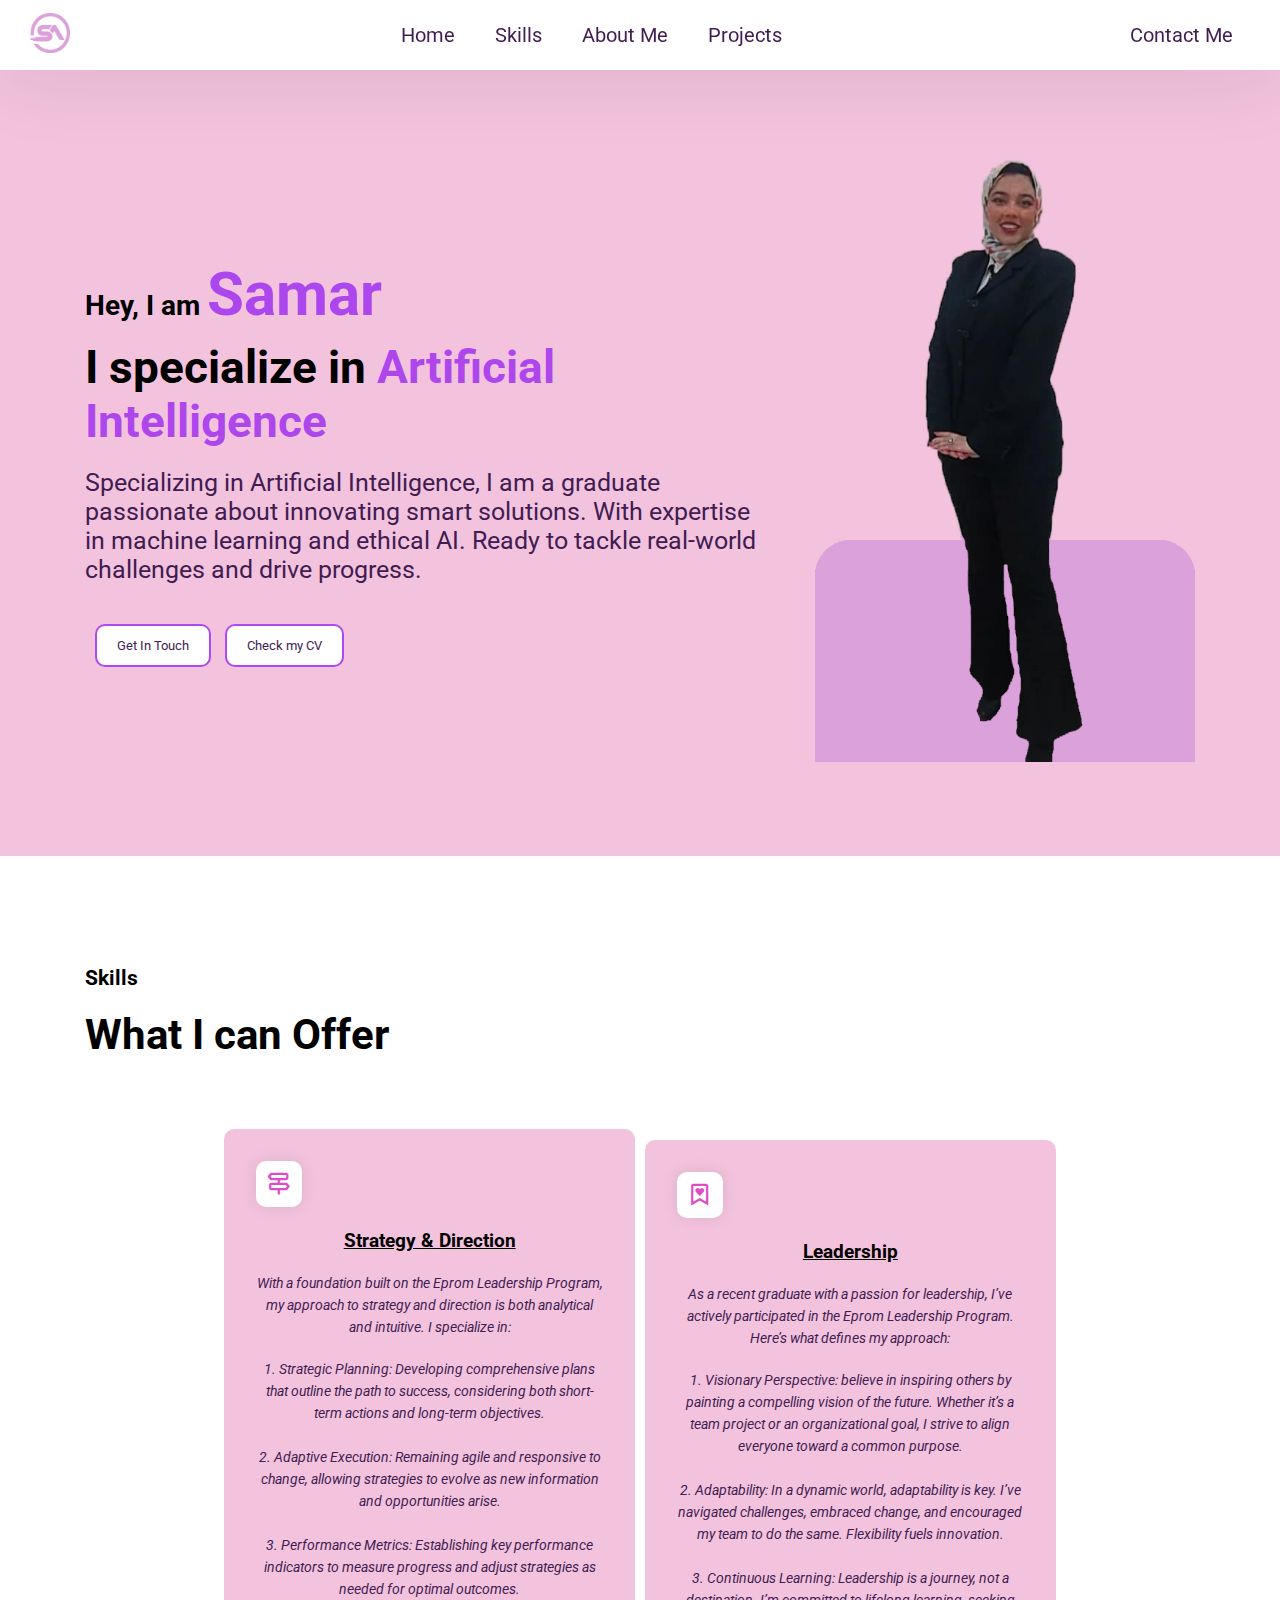
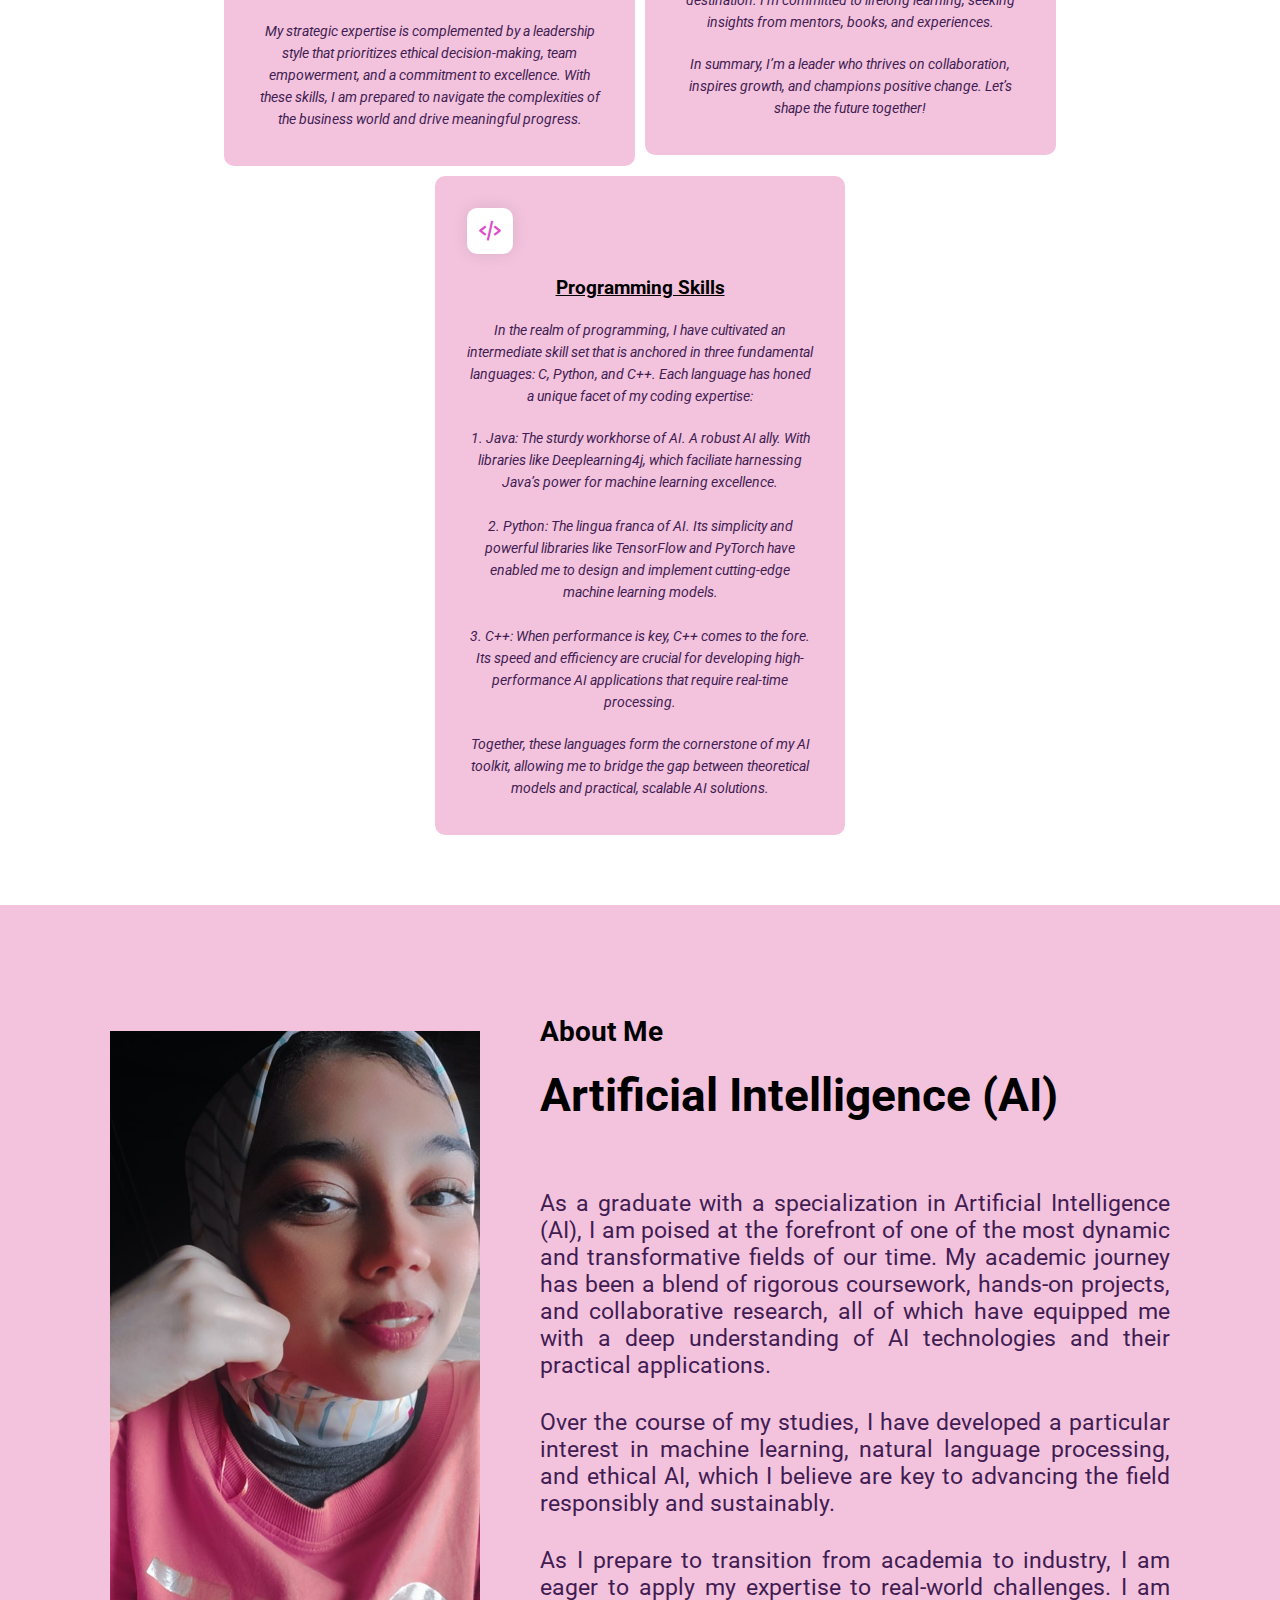
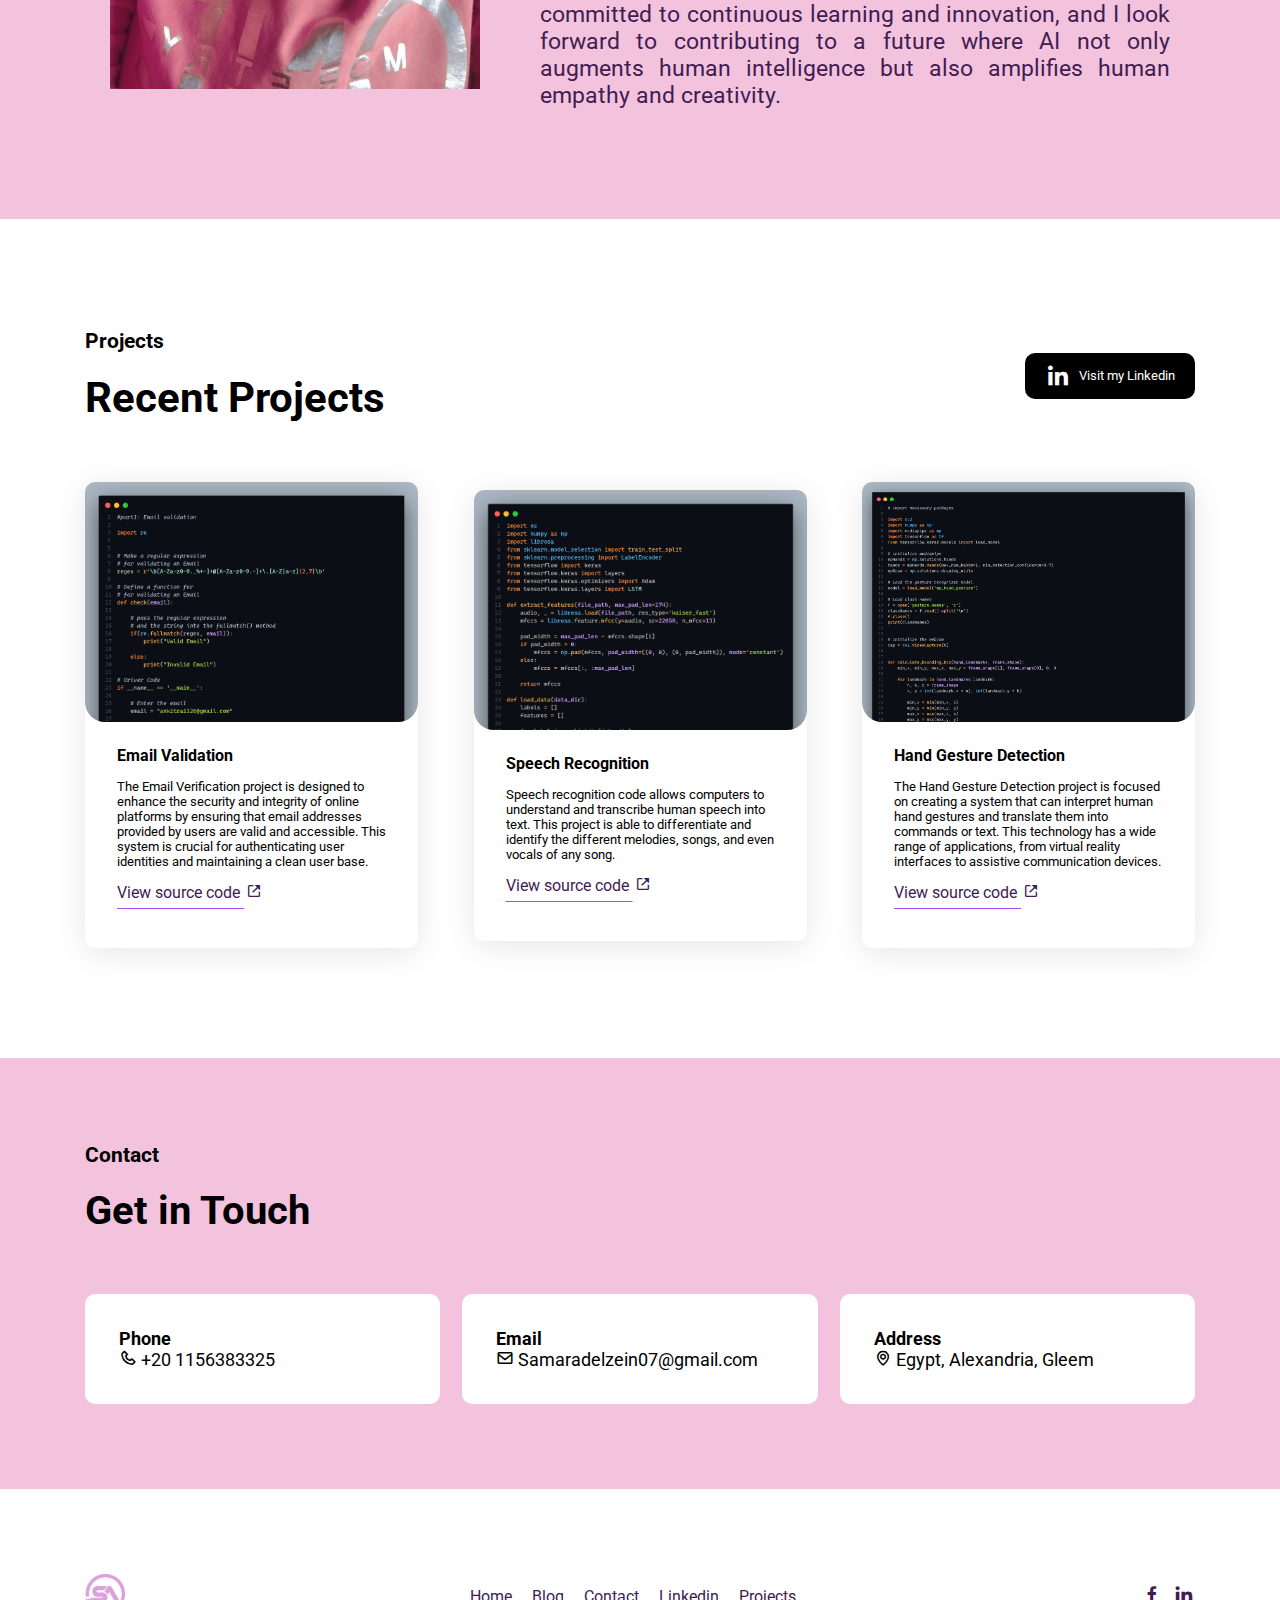
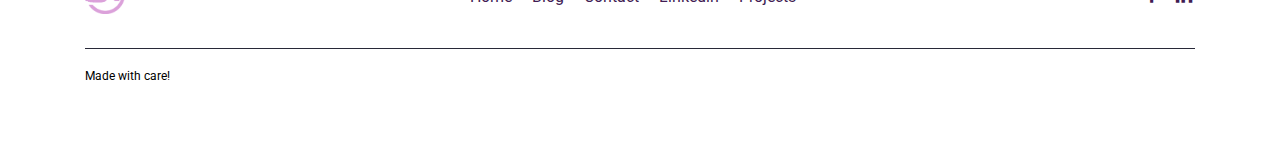
<file: index.html>
<!DOCTYPE html>
<html lang="en">

<head>
    <meta charset="UTF-8">
    <meta name="viewport" content="width=device-width, initial-scale=1.0">
    <link href='https://unpkg.com/boxicons@2.1.4/css/boxicons.min.css' rel='stylesheet'>
    <link rel="stylesheet" href="style.css">
    <link rel="shortcut icon" href="assets/Logo.png" type="image/png">
    <title>Personal Portfolio | Samar Adel</title>
</head>

<body>

    <nav>
        <div class="logo">
            <a href="https://www.facebook.com/samar.adel.98031?mibextid=ZbWKwL" target="_blank"><img src="assets/Logo.png"></a>
        </div>
        <ul>
            <li><a href="#main">Home</a></li>
            <li><a href="#skills">Skills</a></li>
            <li><a href="#about">About Me</a></li>
            <li><a href="#portfolio">Projects</a></li>
        </ul>

        <a href="#contact"><button>Contact Me</button></a>
        <button id="menuButton" onclick="openMenu()">
            <i class='bx bx-menu'></i>
        </button>
    </nav>

    <div class="main" id="main">
        <div class="left">
            <h5>Hey, I am <span>Samar</span> </h5> 
            <h3>I specialize in <span>Artificial Intelligence</span></h3>
            <p>
                Specializing in Artificial Intelligence, I am a graduate passionate about innovating smart solutions. With expertise in machine learning and ethical AI. Ready to tackle real-world challenges and drive progress.
            </p>
            <div class="buttons">
                <a href="#contact"><button>Get In Touch</button></a>
                <a href="cv.html"><button>Check my CV</button></a>
            </div>

        </div>
        <div class="right">
            <img src="assets/header-img.png">
        </div>
    </div>

    <div class="skills" id="skills">
        <h5>Skills</h5>
        <h3>What I can Offer</h3>
        <div class="skill-items">
            <div class="item">
                <div class="icon"><i class='bx bx-directions'></i></div>
                <h4>Strategy & Direction</h4>
                <p>
                    With a foundation built on the Eprom Leadership Program, my approach to strategy and direction is both analytical and intuitive. I specialize in:
                </p>
                <p>
                    1. Strategic Planning: Developing comprehensive plans that outline the path to success, considering both short-term actions and long-term objectives.<br><br>

                    2. Adaptive Execution: Remaining agile and responsive to change, allowing strategies to evolve as new information and opportunities arise.<br><br>

                    3. Performance Metrics: Establishing key performance indicators to measure progress and adjust strategies as needed for optimal outcomes.
                </p>
                <p>
                    My strategic expertise is complemented by a leadership style that prioritizes ethical decision-making, team empowerment, and a commitment to excellence. With these skills, I am prepared to navigate the complexities of the business world and drive meaningful progress.
                </p>
            </div>

            <div class="item">
                <div class="icon"><i class='bx bx-bookmark-heart'></i></div>
                <h4>Leadership</h4>
                <p id="p">
                    As a recent graduate with a passion for leadership, I’ve actively participated in the Eprom Leadership Program.
                    Here’s what defines my approach:
                </p>
                <p id="p-Lists">
                    1. Visionary Perspective: believe in inspiring others by painting a compelling vision of the future. Whether it’s a team project or an organizational goal, I strive to align everyone toward a common purpose.<br><br>

                    2. Adaptability: In a dynamic world, adaptability is key. I’ve navigated challenges, embraced change, and encouraged my team to do the same. Flexibility fuels innovation.<br><br>

                    3. Continuous Learning: Leadership is a journey, not a destination. I’m committed to lifelong learning, seeking insights from mentors, books, and experiences.
                </p>
                <p id="p-summary">In summary, I’m a leader who thrives on collaboration, inspires growth, and champions positive change. Let’s shape the future together!</p>
            </div>
            <div class="item">
                <div class="icon"><i class='bx bx-code-alt'></i></i></div>
                <h4>Programming Skills</h4>
                <p>
                    In the realm of programming, I have cultivated an intermediate skill set that is anchored in three fundamental languages: C, Python, and C++. Each language has honed a unique facet of my coding expertise:
                </p>
                <p>
                    1. Java: The sturdy workhorse of AI. A robust AI ally. With libraries like Deeplearning4j, which faciliate harnessing Java’s power for machine learning excellence. <br><br>

                    2. Python: The lingua franca of AI. Its simplicity and powerful libraries like TensorFlow and PyTorch have enabled me to design and implement cutting-edge machine learning models.<br><br>

                    3. C++: When performance is key, C++ comes to the fore. Its speed and efficiency are crucial for developing high-performance AI applications that require real-time processing.
                </p>
                <p>
                    Together, these languages form the cornerstone of my AI toolkit, allowing me to bridge the gap between theoretical models and practical, scalable AI solutions.
                </p>
            </div>
        </div>
    </div>

    <div class="about" id="about">
        <div class="left">
            <img src="assets/idk.jpg">
        </div>
        <div class="right">
            <h5>About Me</h5>
            <h3>Artificial Intelligence (AI)</h3>
            <br><br>
            <p>
                As a graduate with a specialization in Artificial Intelligence (AI), I am poised at the forefront of one of the most dynamic and transformative fields of our time. My academic journey has been a blend of rigorous coursework, hands-on projects, and collaborative research, all of which have equipped me with a deep understanding of AI technologies and their practical applications.
            </p>
            <p>
                Over the course of my studies, I have developed a particular interest in machine learning, natural language processing, and ethical AI, which I believe are key to advancing the field responsibly and sustainably.
            </p>
            <p>
                As I prepare to transition from academia to industry, I am eager to apply my expertise to real-world challenges. I am committed to continuous learning and innovation, and I look forward to contributing to a future where AI not only augments human intelligence but also amplifies human empathy and creativity.
            </p>
        </div>
    </div>

    <div class="portfolio" id="portfolio">
        <div class="header">
            <div class="info">
                <h5>Projects</h5>
                <h3>Recent Projects</h3>
            </div>
            <a href="https://www.linkedin.com/in/samar-adel-b67ab8259?utm_source=share&utm_campaign=share_via&utm_content=profile&utm_medium=android_app" target="_blank">
                <button><i class='bx bxl-linkedin'></i> Visit my Linkedin</button>
            </a>
        </div>

        <div class="portfo-items">
            <div class="item">
                <img src="assets/E-Val.png">
                <div class="info">
                    <h4>Email Validation</h4>
                    <p>
                        The Email Verification project is designed to enhance the security and integrity of online platforms by ensuring that email addresses provided by users are valid and accessible. This system is crucial for authenticating user identities and maintaining a clean user base.
                    </p>
                    <a href="https://pastebin.com/yPNfrWhe" target="_blank">View source code <i class='bx bx-link-external' ></i></a>
                </div>
            </div>
            <div class="item">
                <img src="assets/S-Recog.png">
                <div class="info">
                    <h4>Speech Recognition</h4>
                    <p>
                        Speech recognition code allows computers to understand and transcribe human speech into text. This project is able to differentiate and identify the different melodies, songs, and even vocals of any song.
                    </p>
                    <a href="https://pastebin.com/HQSLMPdG" target="_blank">View source code <i class='bx bx-link-external' ></i></a>
                </div>
            </div>
            <div class="item">
                <img src="assets/H-det.png">
                <div class="info">
                    <h4>Hand Gesture Detection</h4>
                    <p>
                        The Hand Gesture Detection project is focused on creating a system that can interpret human hand gestures and translate them into commands or text. This technology has a wide range of applications, from virtual reality interfaces to assistive communication devices.
                    </p>
                    <a href="https://pastebin.com/HLNTUQtZ" target="_blank">View source code <i class='bx bx-link-external' ></i></a>
                </div>
            </div>
        </div>

    </div>

    <div class="contact" id="contact">
        <div class="header">
            <h5>Contact</h5>
            <h3>Get in Touch</h3>
        </div>
        <div class="contact-items">
            <div class="c-item">
                <h4>Phone</h4>
                <i class="bx bx-phone"></i> +20 1156383325
            </div>
            <div class="c-item">
                <h4>Email</h4>
                <i class="bx bx-envelope"></i> Samaradelzein07@gmail.com
            </div>
            <div class="c-item">
                <h4>Address</h4>
                <i class="bx bx-map"></i> Egypt, Alexandria, Gleem
            </div>
        </div>
    </div>

    <footer>
        <div class="top">
            <div class="logo">
                <a href="https://www.facebook.com/samar.adel.98031?mibextid=ZbWKwL" target="_blank"><img src="assets/Logo.png"></a>
            </div>
            <ul class="bnav">
                <li><a href="#main">Home</a></li>
                <li><a href="#about">Blog</a></li>
                <li><a href="#contact">Contact</a></li>
                <li><a href="https://www.linkedin.com/in/samar-adel-b67ab8259?utm_source=share&utm_campaign=share_via&utm_content=profile&utm_medium=android_app" target="_blank">Linkedin</a></li>
                <li><a href="#portfolio">Projects</a></li>
            </ul>
            <div class="social-links">
                <a href="https://www.facebook.com/samar.adel.98031?mibextid=ZbWKwL" target="_blank"><i class='bx bxl-facebook' target="_n"></i></a>
                <a href="https://www.linkedin.com/in/samar-adel-b67ab8259?utm_source=share&utm_campaign=share_via&utm_content=profile&utm_medium=android_app" target="_blank"><i class='bx bxl-linkedin'></i></a>
            </div>
        </div>
        <div class="separator"></div>
        <div class="bottom">
            <p>
                Made with care!
            </p>
            
        </div>
    </footer>

    
    <script src="script.js"></script>
</body>

</html>
</file>
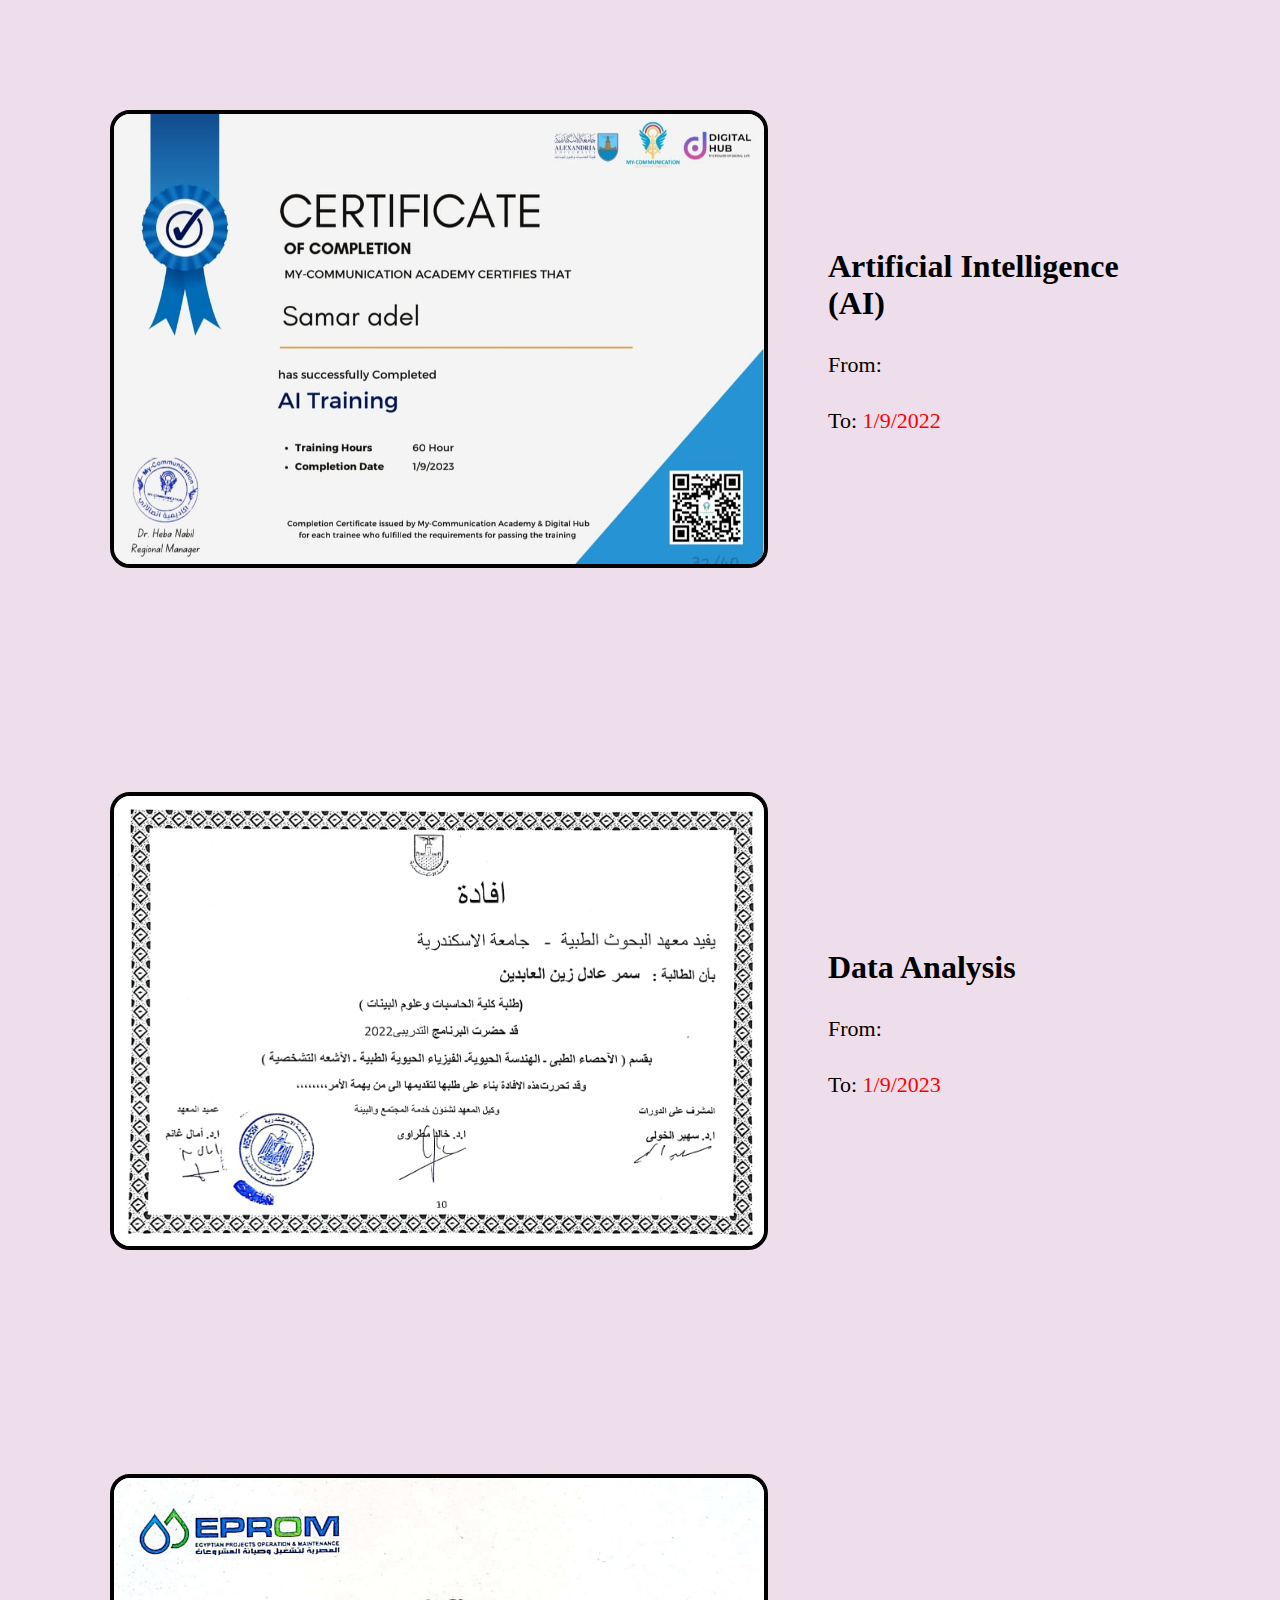
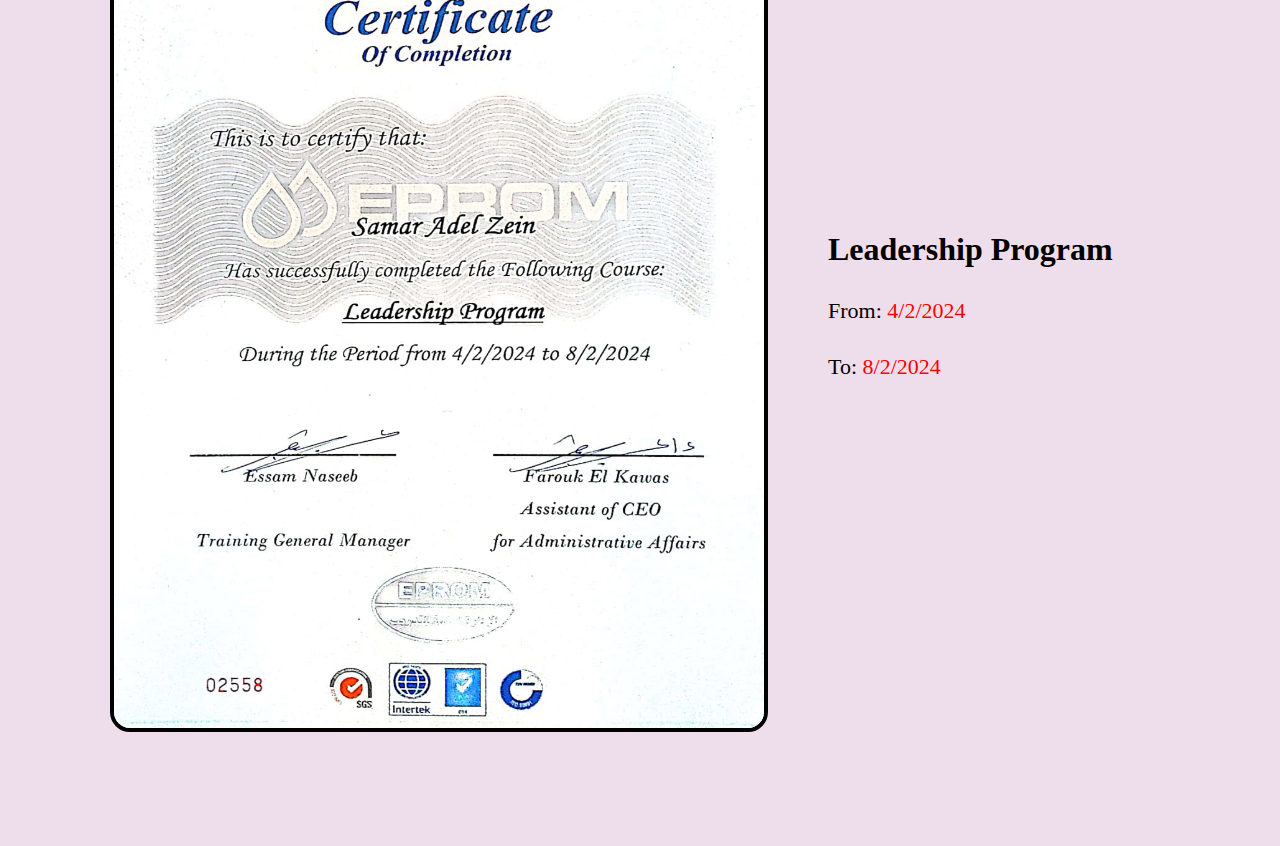
<file: cert.html>
<!DOCTYPE html>
<html lang="en">
    <head>
        <meta charset="UTF-8">
        <meta name="viewport" content="width=device-width, initial-scale=1.0">
        <title>Certificates | Samar Adel</title>
        <link rel="stylesheet" href="cert.css">
    </head>
    <body>
        <div class="about" id="about">
            <div class="left">
                <img src="assets/certificate/AI.jpeg">
            </div>
            <div class="right">
                <h1>Artificial Intelligence (AI)</h1>
                <p>From: <span style="color: red;"></span></p>
                <p>To: <span style="color: red;">1/9/2022</span></p>

            </div>
        </div>
        <div class="about" id="about">
            <div class="left">
                <img src="assets/certificate/Data.jpg">
            </div>
            <div class="right">
                <h1>Data Analysis</h1>
                <p>From: <span style="color: red;"></span></p>
                <p>To: <span style="color: red;">1/9/2023</span></p>
            </div>
        </div>
        <div class="about2" id="about2">
            <div class="left">
                <img src="assets/certificate/Leadership1.jpg">
            </div>
            <div class="right">
                <h1>Leadership Program</h1>
                <p>From: <span style="color: red;">4/2/2024</span></p>
                <p>To: <span style="color: red;">8/2/2024</span></p>
            </div>
        </div>
    </body>
</html>
</file>
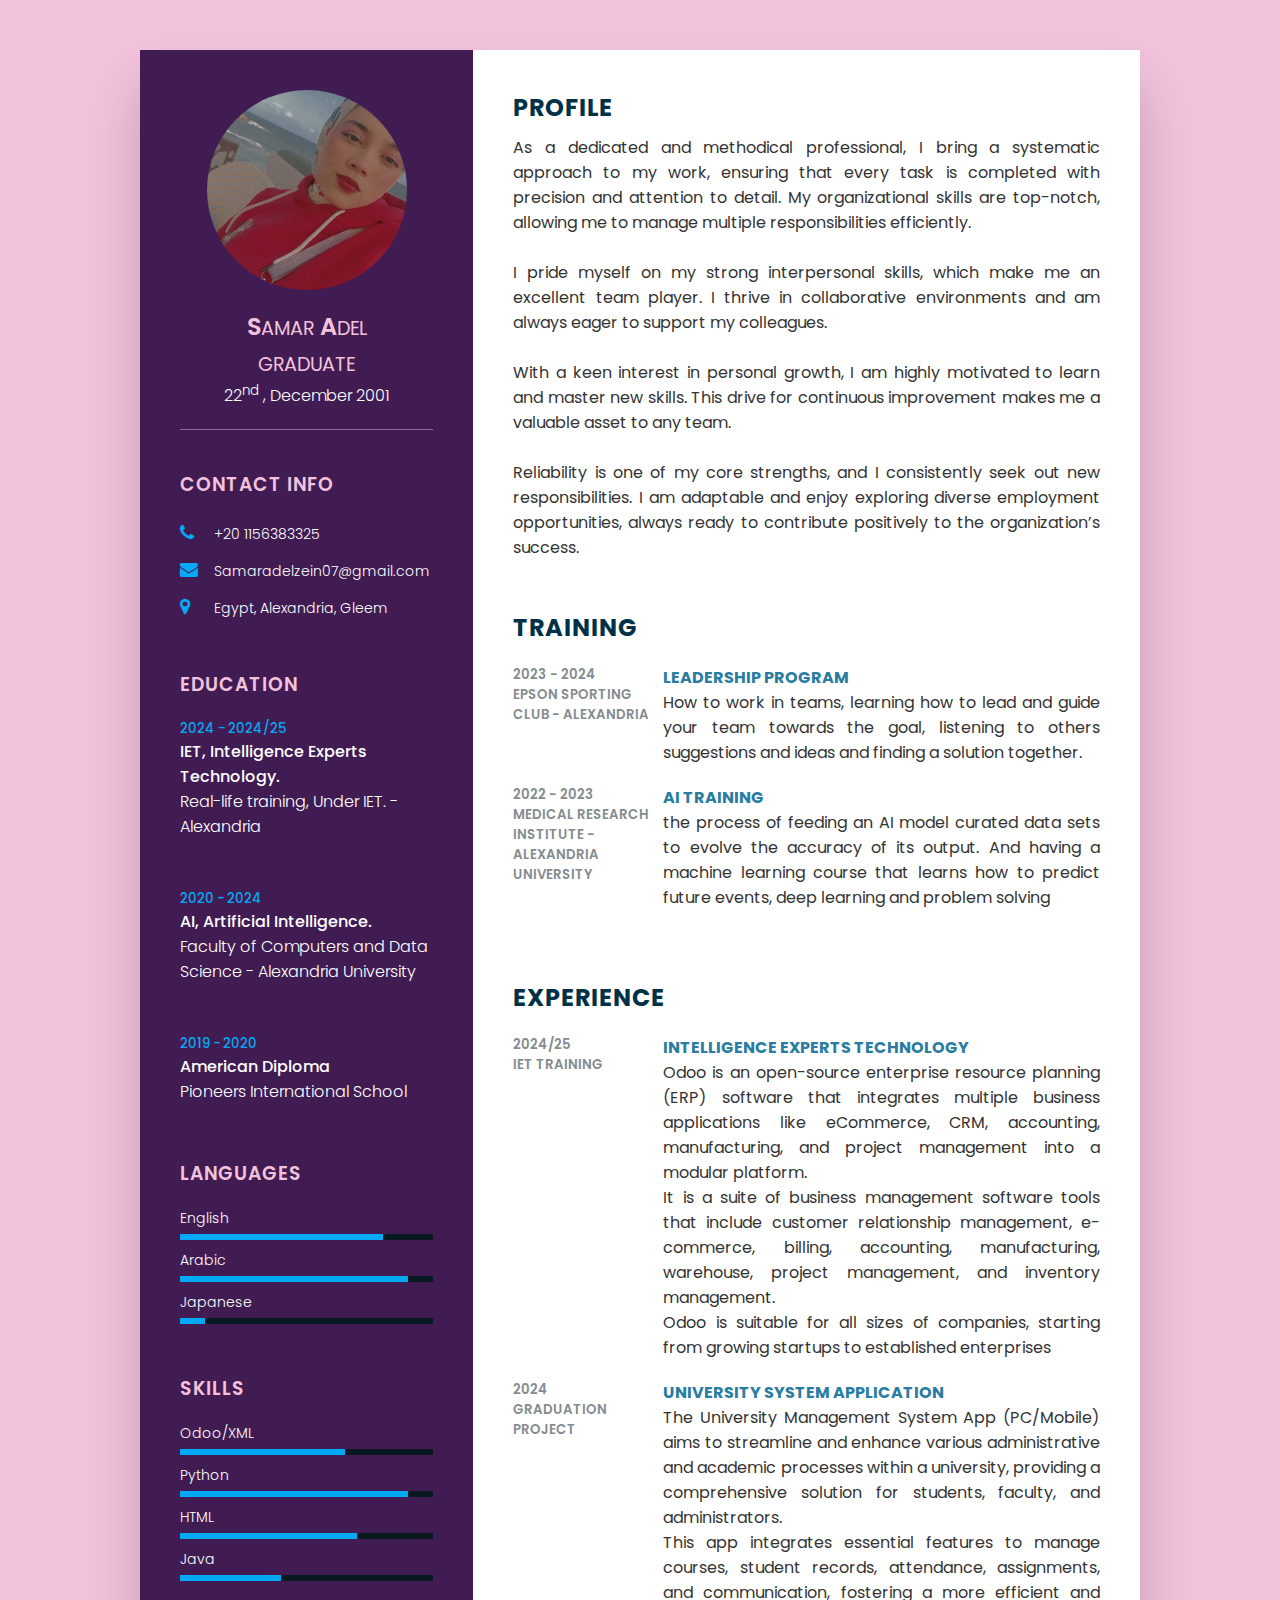
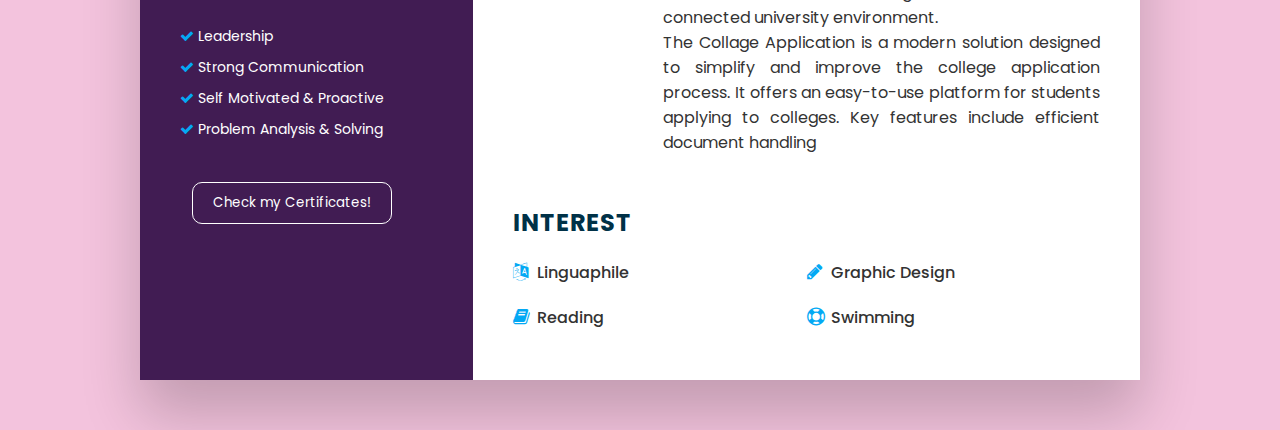
<file: cv.html>
<!DOCTYPE html>
<html lang="en">
    <head>
        <meta charset="UTF-8">
        <meta name="viewport" content="width=device-width, initial-scale=1.0">
        <link rel="stylesheet"
            href="https://cdnjs.cloudflare.com/ajax/libs/font-awesome/4.7.0/css/font-awesome.css"
            integrity="sha512-5A8nwdMOWrSz20fDsjczgUidUBR8liPYU+WymTZP1lmY9G6Oc7HlZv156XqnsgNUzTyMefFTcsFH/tnJE/+xBg=="
            crossorigin="anonymous" referrerpolicy="no-referrer" />
        <title>My CV</title>
        <link rel="stylesheet" type="text/css" href="cv.css">
    </head>
    <body>
        <div class="container">
            <div class="left_Side">
                <div class="profileText">
                    <div class="imgBx">
                        <img src="assets/idk2.jpg">
                    </div>
                    <h2> S<span>amar</span> A<span>del</span><br><span>Graduate</span><br>
                    </h2>
                    <h4>22<sup>nd</sup> , December 2001 </h4>
                </div>
                <div class="contactInfo">
                    <h3 class="title">Contact Info</h3>
                    <ul>
                        <li>
                            <span class="icon"><i class="fa fa-phone"
                                    aria-hidden="true"></i></span>
                            <span class="text">+20 1156383325</span>
                        </li>
                        <li>
                            <span class="icon"><i class="fa fa-envelope"
                                    aria-hidden="true"></i></span>
                            <span class="text">Samaradelzein07@gmail.com</span>
                        </li>
                        <li>
                            <span class="icon"><i class="fa fa-map-marker"
                                    aria-hidden="true"></i></span>
                            <span class="text">Egypt, Alexandria, Gleem</span>
                        </li>
                    </ul>
                </div>
                <div class="contactInfo education">
                    <h3 class="title">Education</h3>
                    <ul>
                        <li>
                            <h5>2024 - 2024/25</h5>
                            <h4>IET, Intelligence Experts Technology. </h4>
                            <h4>Real-life training, Under IET. - Alexandria</h4>
                        </li>
                        <br>
                        <li>
                            <h5>2020 - 2024</h5>
                            <h4>AI, Artificial Intelligence. </h4>
                            <h4>Faculty of Computers and Data Science - Alexandria
                                University</h4>
                        </li>
                        <br>
                        <li>
                            <h5>2019 - 2020</h5>
                            <h4>American Diploma</h4>
                            <h4>Pioneers International School</h4>
                        </li>

                    </ul>
                </div>
                <div class="contactInfo language">
                    <h3 class="title">Languages</h3>
                    <ul>
                        <li>
                            <span class="text">English</span>
                            <span class="percent">
                                <div style="width: 80%;"></div>
                            </span>
                        </li>
                        <li>
                            <span class="text">Arabic</span>
                            <span class="percent">
                                <div style="width: 90%;"></div>
                            </span>
                        </li>
                        <li>
                            <span class="text">Japanese</span>
                            <span class="percent">
                                <div style="width: 10%;"></div>
                            </span>
                        </li>
                    </ul>
                </div>
                <div class="contactInfo language">
                    <h3 class="title">Skills</h3>
                    <ul>
                        <li>
                            <span class="text">Odoo/XML</span>
                            <span class="percent">
                                <div style="width: 65%;"></div>
                            </span>
                        </li>
                        <li>
                            <span class="text">Python</span>
                            <span class="percent">
                                <div style="width: 90%;"></div>
                            </span>
                        </li>
                        <li>
                            <span class="text">HTML</span>
                            <span class="percent">
                                <div style="width: 70%;"></div>
                            </span>
                        </li>
                        <li>
                            <span class="text">Java</span>
                            <span class="percent">
                                <div style="width: 40%;"></div>
                            </span>
                        </li>
                        <br>
                        <li>
                            <i class="fa fa-check"
                                aria-hidden="true"></i> Leadership</li>
                        </li>
                        <li>
                            <i class="fa fa-check"
                                aria-hidden="true"></i> Strong Communication</li>
                        </li>
                        <li>
                            <i class="fa fa-check"
                                aria-hidden="true"></i> Self Motivated & Proactive</li>
                        </li>
                        <li>
                            <i class="fa fa-check"
                                aria-hidden="true"></i> Problem Analysis & Solving</li>
                        </li>
                    </ul>
                </div>
                <div class="contactInfo certificate">
                    <a href="cert.html">
                        <button>
                            Check my Certificates!
                        </button>
                    </a>
                </div>
            </div>
            <div class="right_Side">
                <div class="about">
                    <h2 class="title2">Profile</h2>
                    <p class="p">
                        As a dedicated and methodical professional, I bring a
                        systematic approach to my work, ensuring that every task
                        is completed with precision and attention to detail. My
                        organizational skills are top-notch, allowing me to
                        manage multiple responsibilities efficiently.<br><br>
                        I pride myself on my strong interpersonal skills, which
                        make me an excellent team player. I thrive in
                        collaborative environments and am always eager to
                        support my colleagues.<br><br>
                        With a keen interest in personal growth, I am highly
                        motivated to learn and master new skills. This drive for
                        continuous improvement makes me a valuable asset to any
                        team.<br><br>
                        Reliability is one of my core strengths, and I
                        consistently seek out new responsibilities. I am
                        adaptable and enjoy exploring diverse employment
                        opportunities, always ready to contribute positively to
                        the organization’s success.
                    </p>
                </div>
                <div class="about">
                    <h2 class="title2">Training</h2>
                    <div class="box">
                        <div class="year_company">
                            <h5>2023 - 2024</h5>
                            <h5>Epson Sporting Club - Alexandria</h5>
                        </div>
                        <div class="text">
                            <h4>Leadership Program</h4>
                            <p class="p">
                                How to work in teams, learning how to lead and
                                guide your team towards the goal, listening to
                                others suggestions and ideas and finding a
                                solution together.
                            </p>
                        </div>
                    </div>
                    <div class="box">
                        <div class="year_company">
                            <h5>2022 - 2023</h5>
                            <h5>Medical Research Institute - Alexandria
                                University</h5>
                        </div>
                        <div class="text">
                            <h4>AI training</h4>
                            <p class="p">
                                the process of feeding an AI model curated data
                                sets to evolve the accuracy of its output. And
                                having a machine learning course that learns how
                                to predict future events, deep learning and
                                problem solving
                            </p>
                        </div>
                    </div>
                    <br><br>
                    <div class="about">
                        <h2 class="title2">EXPERIENCE</h2>
                        <div class="box">
                            <div class="year_company">
                                <h5>2024/25</h5>
                                <h5>IET Training</h5>
                            </div>
                            <div class="text">
                                <h4>Intelligence Experts Technology</h4>
                                <p class="p">
                                    Odoo is an open-source enterprise resource planning (ERP) software that integrates multiple business applications like eCommerce, CRM, accounting, manufacturing, and project management into a modular platform.<br>
                                    It is a suite of business management software tools that include customer relationship management, e-commerce, billing, accounting, manufacturing, warehouse, project management, and inventory management.<br>
                                    Odoo is suitable for all sizes of companies, starting from growing startups to established enterprises
                                </p>
                            </div>
                        </div>

                        <div class="box">
                            <div class="year_company">
                                <h5>2024</h5>
                                <h5>Graduation Project</h5>
                            </div>
                            <div class="text">
                                <h4>University System Application</h4>
                                <p class="p">
                                    The University Management System App (PC/Mobile) aims to streamline and enhance various administrative and academic processes within a university, providing a comprehensive solution for students, faculty, and administrators.<br>
                                    This app integrates essential features to manage courses, student records, attendance, assignments, and communication, fostering a more efficient and connected university environment.
                                    <br>The Collage Application is a modern solution designed to simplify and improve the college application process. 
                                    It offers an easy-to-use platform for students applying to colleges. Key features include efficient document handling
                                </p>
                            </div>
                        </div>
                </div>
                <div class="about interest">
                    <h2 class="title2">Interest</h2>
                    <ul>
                        <li><i class="fa fa-language"
                                aria-hidden="true"></i> Linguaphile</li>
                        <li><i class="fa fa-pencil"
                                aria-hidden="true"></i> Graphic Design</li>
                        <li><i class="fa fa-book"
                                aria-hidden="true"></i> Reading</li>
                        <li><i class="fa fa-life-ring"
                                aria-hidden="true"></i> Swimming</li>
                    </ul>
                </div>
            </div>
        </div>
    </body>
</html>
</file>
<file: style.css>
@import url('https://fonts.googleapis.com/css2?family=Roboto:wght@300;400;500;700&display=swap');

:root {
    --text-color: #411c53;
    --hover-color: #a63beeec;
    --shadow: rgba(0, 0, 0, 0.1);
    --bg-color: #f3c3dd; /*#eedeeb*/
    --icon-color: #e04dc8;
}

html {
    scroll-behavior: smooth;
}

* {
    margin: 0;
    padding: 0;
    box-sizing: border-box;
    font-family: 'Roboto', sans-serif;
}

a {
    text-decoration: none;
    color: var(--text-color);
    transition: all 0.3s ease;
}

a:hover {
    color: var(--hover-color) !important;
}



/* Navigation Section */


h5 {
    font-size: 1.3rem;
}

h5 span {
    color: var(--hover-color);
}

li {
    list-style: none;
}

nav {
    background-color: #fff;
    position: sticky;
    top: 0rem;
    padding: 0 1.9rem;
    display: flex;
    align-items: center;
    justify-content: space-between;
    height: 70px;
    box-shadow: 0 5px 80px var(--shadow);
    transition: all 0.3s ease;
}

nav .logo,
footer .logo {
    display: flex;
    align-items: center;
}

nav .logo a{
    transition: all 0.3 ease-out;
}

nav .logo a:hover{
    transform: translateX(5px) scale(120%);
}

nav .logo a footer .logo a {
    margin-left: 8px;
    font-weight: bold;
    font-size: 20px;
}

nav .logo img,
footer .logo img {
    width: 40px;
    height: 40px;
}

nav ul,
footer .top ul {
    display: flex;
    gap: 40px;
    transition: all 0.3s ease;
}

nav ul li{
    font-size: 20px;
    transition: all 0.3s ease-in-out;
}

nav ul li:hover{
    transform: translateY(12px) scale(120%);
}

nav button {
    font-size: 20px;
    color: var(--text-color);
    background-color: transparent;
    padding: 12px 16px;
    border-radius: 5px;
    border: 1px solid transparent;
    cursor: pointer;
    transition: all 0.4s ease;
}

nav button:hover {
    transform: scale(120%);
    color: var(--hover-color);
}

nav button#menuButton {
    display: none;
    align-items: center;
    justify-content: center;
    font-size: 24px;
    padding: 7px;
}


/* Main Section */


.main {
    background-color: var(--bg-color);
    padding: 90px 85px;
    display: flex;
    align-items: center;
    justify-content: space-between;
    gap: 40px;
}

.main .left {
    display: flex;
    flex-direction: column;
    align-items: start;
}

.main .left h3 {
    margin-top: 10px;
    font-weight: bold;
    font-size: 46px;
}

.main .left h5 span {
    color: var(--hover-color);
    font-size: 60px;
}

.main .left h3 span {
    color: var(--hover-color);
}

.main .left p {
    color: var(--text-color);
    font-size: 22px;
    margin-top: 20px;
}

.main .left button {
    margin-top: 40px;
    margin-left: 10px;
    color: var(--text-color);
    cursor: pointer;
    background-color: #fff;
    padding: 12px 20px;
    border: 2px solid var(--hover-color);
    border-radius: 10px;
    transition: all 0.3s ease;
}

.main .left button:hover{
    color: #fff;
    background-color: var(--hover-color);
    border-color: transparent;

}
.main .left button:active{
    transform: scale(105%);
}

.main .right img {
    width: 25rem;
}


/* SKILLS SECTION */

.skills {
    display: flex;
    flex-direction: column;
    padding: 110px 85px 0;
    margin-bottom: 70px;
}

.skills h3,
.about .right h3,
.portfolio .header h3,
.contact .header h3 {
    font-size: 40px;
    margin-top: 20px;
}

.skills .skill-items {
    display: flex;

    margin-top: 70px;
    gap: 30px;
}

.skills .skill-items .item {
    background-color: var(--bg-color);
    width: 33%;
    border-radius: 10px;
    padding: 32px;
    border-bottom: 4px solid transparent;
    cursor: pointer;
    transition: all 0.3s ease;
}

.skills .skill-items:last-child {
    align-items: center;
    justify-content: center;
}

.skills .skill-items .item:hover {
    border-color: var(--hover-color);
}

.skills .skill-items .item .icon {
    display: flex;
    align-items: center;
    justify-content: center;
    background-color: #fff;
    width: 46px;
    height: 46px;
    border-radius: 10px;
    margin-bottom: 22px;
    box-shadow: 0 0 16px var(--shadow);
}

.skills .skill-items .item .icon i {
    font-size: 26px;
    color: var(--icon-color);
}

.skills .skill-items .item h4,
.portfolio .portfo-items .item .info .h4 {
    font-size: 18px;
}

.skills .skill-items .item p {
    margin-top: 20px;
    font-size: 14px;
    line-height: 22px;
    color: var(--text-color);
}


/* About Section */

.about {
    background-color: var(--bg-color);
    padding: 110px;
    display: flex;
    align-items: center;
    gap: 60px;
}

.about .left {
    background-color: var(--bg-color);
    border-radius: 10px 10px 0 0;
}

.about .left img {
    width: 250px;
}

.about .right p {
    color: var(--text-color);
    text-align: justify;
    font-size: 22px;
    margin-top: 30px;
}


/* Portfolio Section */

.portfolio {
    padding: 110px 85px;
}

.portfolio .header {
    display: flex;
    align-items: center;
    justify-content: space-between;
    margin-bottom: 60px;
}

.portfolio .header button {
    background-color: black;
    color: #fff;
    padding: 10px 20px;
    display: flex;
    align-items: center;
    cursor: pointer;
    gap: 8px;
    border: none;
    border-radius: 10px;
    transition: all 0.3s linear;
}

.portfolio .header button:hover {
    background-color: #fff;
    border: 1px double black;
    color: black;
}

.portfolio .header button i {
    font-size: 26px;
}

.portfolio .portfo-items {
    display: flex;
    align-items: center;
    justify-content: space-between;
}

.portfolio .portfo-items .item {
    width: 30%;
    background-color: #fff;
    border-radius: 10px;
    border-bottom: 4px solid transparent;
    cursor: pointer;
    box-shadow: 0 5px 32px var(--shadow);
    transition: all 0.3s ease;
}

.portfolio .portfo-items .item:hover {
    border-color: var(--hover-color);
}

.portfolio .portfo-items .item img {
    width: 100%;
    height: 240px;
    object-fit: cover;
    object-position: top;
    border-radius: 10px 10px 20px 20px;
}

.portfolio .portfo-items .item .info {
    display: flex;
    flex-direction: column;
    gap: 14px;
    padding: 20px 32px 42px;
}

.portfolio .portfo-items .item .info p {
    font-size: 13px;
}

.portfolio .portfo-items .item .info a {
    text-decoration: underline;
    text-underline-offset: 10px;
    text-decoration-color: var(--hover-color);
}

.portfolio .portfo-items .item .info a i {
    margin-left: 2px;
    font-size: 16px;
}

/* Contact Section */
.contact {
    background-color: var(--bg-color);
    padding: 85px;
    display: flex;
    flex-direction: column;
}

.contact .header {
    display: flex;
    flex-direction: column;
    margin-bottom: 60px;
}

.contact .contact-items {
    display: flex;
    justify-content: space-evenly;
    gap: 22px;
}

.contact .contact-items .c-item {
    font-size: 18px;
    background-color: #fff;
    width: 40%;
    border-radius: 10px;
    padding: 32px;
    border: 2px solid transparent;
    cursor: pointer;
    transition: all 0.3s ease;
}

.contact .contact-items .c-item:hover {
    background-color: var(--bg-color);
    transform: scale(106%);
    border-color: var(--hover-color);
}

/* Footer Section */

footer {
    background-color: white;
    padding: 85px;
    display: flex;
    flex-direction: column;
}

footer .top,
footer .bottom {
    display: flex;
    align-items: center;
    justify-content: space-between;
    transition: all 0.3s ease;
}

footer .top .bnav li,
footer .top .logo {
    transition: all 0.6s ease;
}

footer .top .bnav li:hover,
footer .top .logo:hover{
    transform: scale(120%) translateY(-10px);

}

footer .top .social-links {
    display: flex;
    align-items: center;
    gap: 10px;
    font-size: 22px;
}

footer .top .social-links a:hover{
    transform: scale(120%) translateY(-10px);
    color: var(--hover-color);
}

footer .separator {
    width: 100%;
    height: 1px;
    background-color: #282938;
    margin: 30px 0 20px;
}

footer .bottom p {
    font-size: 12px;
}

footer .bottom .links a {
    font-size: 12px;
    margin-left: 14px;
}

/* Contact Resposnive */

@media screen and (max-width:1111px) {
    .contact .contact-items {
        gap: 22px;
        flex-wrap: wrap;
    }
}

@media screen and (max-width: 900px) {

    .contact .contact-items {
        gap: 18px;
        flex-flow: column;
        justify-content: center;
        align-items: center;
    }

    .contact .contact-items .c-item {
        width: 80%;
        justify-content: center;
        align-items: center;
        font-size: 20px;
    }
}



@media screen and (max-width: 576px) {

    .contact .contact-items {
        gap: 10px;
        flex-flow: column;
        justify-content: center;
        align-items: center;
    }

    .contact .contact-items .c-item {
        padding: 15px;
        width: 100%;
        justify-content: center;
        align-items: center;
        font-size: 0.8rem;
    }
}

/* Contact Resposnive End */


/* Responsive Design */

@media screen and (max-width: 1900px) {

    .main .left h5 {
        font-size: 28px;
    }

    .main .left h3 {
        font-size: 46px;
    }

    .main .left p {
        font-size: 25px;
    }

    .main .right img {
        width: 380px;
    }

    .skills .skill-items {
        gap: 10px;
        justify-content: space-between;
        flex-wrap: wrap;
    }
    .skills .skill-items .item {
        width: 46%;
    }
    .skills .skill-items .item h4{
        text-align: center;
        text-decoration: underline;
        font-size: 2rem;
    }
    .skills .skill-items .item p{
        text-align:center;
        font-style: italic;
        font-size: 1.2rem;
    }
    .about .left img {
        width: 370px;
    }

    .skills h3,
    .about .right h3,
    .portfolio .header h3,
    .feedback h3 {
        font-size: 42px;
    }

    .about .right h5{
        font-size: 28px;
    }
    .about .right h3{
        font-size: 46px;
    }
    .about .right p {
        font-size: 23px;
    }

    .feedback .customers .item .rating {
        font-size: 20px;
    }

    .feedback .customers .item p {
        font-size: 13px;
    }

    footer .top ul {
        gap: 20px;
    }

}
@media screen and (max-width:1600px) {
    .skills .skill-items .item {
        width: 47%;
    } 
    .skills .skill-items .item h4{
        font-size: 1.8rem;
    }
    .skills .skill-items .item p{
        text-align:center;
        font-size: 1rem;
    }
}
@media screen and (max-width: 1400px) {
    .skills .skill-items .item {
        width: 42%;
    }
    .skills .skill-items .item h4{
        font-size: 1.2rem;
    }
    .skills .skill-items .item p{
        text-align:center;
        font-size: .88rem;
    }
}
@media screen and (max-width: 1300px) {

    .skills .skill-items .item {
        width: 37%;
    }
    
}

@media screen and (max-width: 992px) {

    nav button {
        display: none;
    }

    nav ul {
        gap: 20px;
    }

    nav ul li a {
        font-size: 15px;
    }

    .main {
        flex-direction: column;
    }

    .about {
        flex-direction: column;
        justify-content: center;
    }

    .skills .skill-items .item {
        width: 100%;
    }

    .portfolio .portfo-items {
        gap: 22px;
        flex-wrap: wrap;
        justify-content: center;
    }

    .portfolio .portfo-items .item {
        width: 48%;
    }

    .feedback .customers {
        gap: 14px;
        flex-wrap: wrap;
        justify-content: center;
    }

    .feedback .customers .item {
        width: 48%;
    }

    footer .top ul {
        display: none;
    }

}

@media screen and (max-width: 768px) {

    nav {
        justify-content: space-between;
        padding: 0 42px;
    }

    nav ul {
        display: none;
    }

    nav.open .logo {
        display: none;
    }

    nav.open ul {
        display: flex;
    }

    nav button#menuButton {
        display: flex;
    }

    .main {
        padding: 42px;
    }

    .skills .skill-items .item {
        width: 100%;
    }
    .about {
        padding: 85px 42px;
    }

    .portfolio {
        padding: 60px 42px;
    }

    .portfolio .portfo-items {
        gap: 18px;
    }

    .feedback {
        padding: 85px 42px;
    }

    footer {
        padding: 85px 42px;
    }

    footer .bottom {
        flex-direction: column-reverse;
        gap: 14px;
    }

}

@media screen and (max-width: 576px) {

    nav ul li a {
        font-size: 13px;
    }

    nav .logo a {
        font-size: 18px;
    }

    .main .left h3 {
        font-size: 32px;
    }

    .main .left p {
        font-size: 16px;
    }

    .main .left button {
        width: 100%;
    }

    .skills {
        padding: 15px;
    }
    .skills .skill-items .item h4{
        font-size: 1.2rem;
    }
    .skills .skill-items .item p{
        text-align:left;
        font-size: .9rem;
    }
    .skills .skill-items .item {
        width: 100%;
    }

    .portfolio .header button {
        font-size: 12px;
        padding: 8px 14px;
    }

    .portfolio .portfo-items .item {
        width: 80%;
    }

    .feedback .customers .item {
        width: 100%;
    }
}

/* Responsive Design End */
</file>
<file: cert.css>
* {
    margin: 0;
    padding: 0;
    background-color: #eedeeb;
}

/* About Section */

.about {
    background-color: var(--bg-color);
    padding: 110px;
    display: flex;
    align-items: center;
    gap: 60px;
}

.about .left {
    background-color: var(--bg-color);
    border-radius: 10px 10px 0 0;
}

.about .left img {
    border: 4px solid;
    border-radius: 20px;
    width: 650px;
    height: 450px;
    transition: all .3s ease-out;
}

.about .left img:hover {
    transform: scale(110%);
    border-color: blueviolet;
}

.about .right p {
    color: var(--text-color);
    text-align: justify;
    font-size: 22px;
    margin-top: 30px;
}

.about2 {
    background-color: var(--bg-color);
    padding: 110px;
    display: flex;
    align-items: center;
    gap: 60px;
}
.about2 .left {
    background-color: var(--bg-color);
    border-radius: 200px 200px 0 0;
}
.about2 .right p {
    color: var(--text-color);
    text-align: justify;
    font-size: 22px;
    margin-top: 30px;
}

.about2 .left img {
    border: 4px solid;
    border-radius: 20px;
    width: 650px;
    height: 850px;
    transition: all .3s ease-out;
}
.about2 .left img:hover {
    transform: scale(110%);
    border-color: blueviolet;
}
</file>
<file: cv.css>
@import url('https://fonts.googleapis.com/css?family=Poppins:200,300,400,500,600,700,800,900&display=swap');

:root {
    --text-color: #411c53;
    --hover-color: #a63beeec;
    --shadow: rgba(0, 0, 0, 0.1);
    --bg-color: #f3c3dd; /*#eedeeb*/
    --icon-color: #e04dc8;
}

*
{
    margin: 0;
    padding: 0;
    box-sizing: border-box;
    font-family: 'Poppins', sans-serif;
}
body
{
    background: var(--bg-color);
    display: flex;
    justify-content: center;
    align-items: center;
    min-height: 100vh;
}
.container
{
    position: relative;
    width: 100%;
    max-width: 1000px;
    min-height: 1000px;
    background: white;
    margin: 50px;
    display: grid;
    grid-template-columns: 1fr 2fr;
    box-shadow: 0 35px 55px rgba(0,0,0,0.2);
}
.container .left_Side
{
    position: relative;
    background: var(--text-color);
    padding: 40px;
}
.profileText
{
    position: relative;
    display: flex;
    flex-direction: column;
    align-items: center;
    padding-bottom: 20px;
    border-bottom: 1px solid rgba(221, 177, 223, 0.507);
}
.profileText .imgBx
{
    position: relative;
    width: 200px;
    height: 200px;
    border-radius: 50%;
    overflow: hidden;
}
.profileText .imgBx img
{
    position: absolute;
    top: 0;
    left: 0;
    width: 100%;
    height: 100%;
    object-fit: cover;
}
.profileText h2
{
    color: var(--bg-color);
    font-size: 1.5em;
    margin-top: 20px;
    text-transform: uppercase;
    text-align: center;
    font-weight: 600;
    line-height: 1.4em;
}
.profileText h2 span
{
    font-size: .8em;
    font-weight: 400;
}
.profileText h4 {
    color: #fff;
    font-weight: 300;
    font-size: 1rem;
}
.contactInfo
{
    padding-top: 40px;
}
.title
{
    color: var(--bg-color);
    text-transform: uppercase;
    font-weight: 600;
    letter-spacing: 1px;
    margin-bottom: 20px;
}
.contactInfo ul
{
    position: relative;
}
.contactInfo ul li
{
    position: relative;
    list-style: none;
    margin: 10px 0;
    cursor: pointer;
}
.contactInfo ul li .icon
{
    display: inline-block;
    width: 30px;
    font-size: 18px;
    color: #03a9f4;
}
.contactInfo ul li span
{
    color: #fff;
    font-weight: 300;
    font-size: 14px;
}
.contactInfo.education li
{
    margin-bottom: 15px;
}
.contactInfo.education h5
{
    color: #03a9f4;
    font-weight: 500;
}
.contactInfo.education h4:nth-child(2)
{
    color: #fff;
    font-weight: 500;
}
.contactInfo.education h4
{
    color: #fff;
    font-weight: 300;
}
.contactInfo.language .percent
{
    position: relative;
    width: 100%;
    height: 6px;
    background: #081921;
    display: block;
    margin-top: 5px;
}
.contactInfo.language .percent div
{
    position: absolute;
    top: 0;
    left: 0;
    height: 100%;
    background: #03a9f4;
}
.contactInfo.language li {
    color: white;
    font-size: 14px;
}

.contactInfo.language li i{
    color: #03a9f4;
}
.contactInfo.certificate {
    padding: 12px;
    margin-top: 30px;
}
.contactInfo.certificate a {
    text-decoration: none;
}
.contactInfo.certificate a button{
    background-color: transparent;
    color: #fff;
    padding: 10px 20px;
    display: flex;
    align-items: center;
    cursor: pointer;
    gap: 8px;
    border: 1px solid;
    border-radius: 10px;
    transition: all 0.3s ease;
}
.contactInfo.certificate a button:hover {
    background-color: white;
    color: #411c53;
}

.container .right_Side
{
    position: relative;
    background: #fff;
    padding: 40px;
}
.about
{
    margin-bottom: 50px;
}
.about:last-child
{
    margin-bottom: 0;
}
.title2
{
    color: #003147;
    text-transform: uppercase;
    letter-spacing: 1px;
    margin-bottom: 10px;
}
.p
{
    color: #333;
    text-align: justify;
}
.about .box
{
    display: flex;
    flex-direction: row;
    margin: 20px 0;
}
.about .box .year_company
{
    min-width: 150px;
}
.about .box .year_company h5
{
    text-transform: uppercase;
    color: #848c90;
    font-weight: 600;
}
.about .box .text h4
{
    text-transform: uppercase;
    color: #2a7da2;
    font-size: 16px;
}
.skills .box
{
    position: relative;
    width: 100%;
    display: grid;
    grid-template-columns: 150px 1fr;
    justify-content: center;
    align-items: center;
}
.skills .box h4
{
    text-transform: uppercase;
    color: #848c90;
    font-weight: 500;
}
.skills .box .percent
{
    position: relative;
    width: 100%;
    height: 10px;
    background: #f0f0f0;
}
.skills .box .percent div
{
    position: absolute;
    top: 0;
    left: 0;
    height: 100%;
    background: #03a9f4;
}
.interest ul
{
    display: grid;
    grid-template-columns: repeat(2,1fr);
}
.interest ul li
{
    list-style: none;
    color: #333;
    font-weight: 500;
    margin: 10px 0;
}
.interest ul li .fa
{
    color: #03a9f4;
    font-size: 18px;
    width: 20px;
}

@media (max-width: 800px)
{
    .container
    {
        margin: 10px;
        grid-template-columns: repeat(1,1fr);

    }
    .interest ul
    {
        grid-template-columns: repeat(2,1fr);
    }
}
</file>
